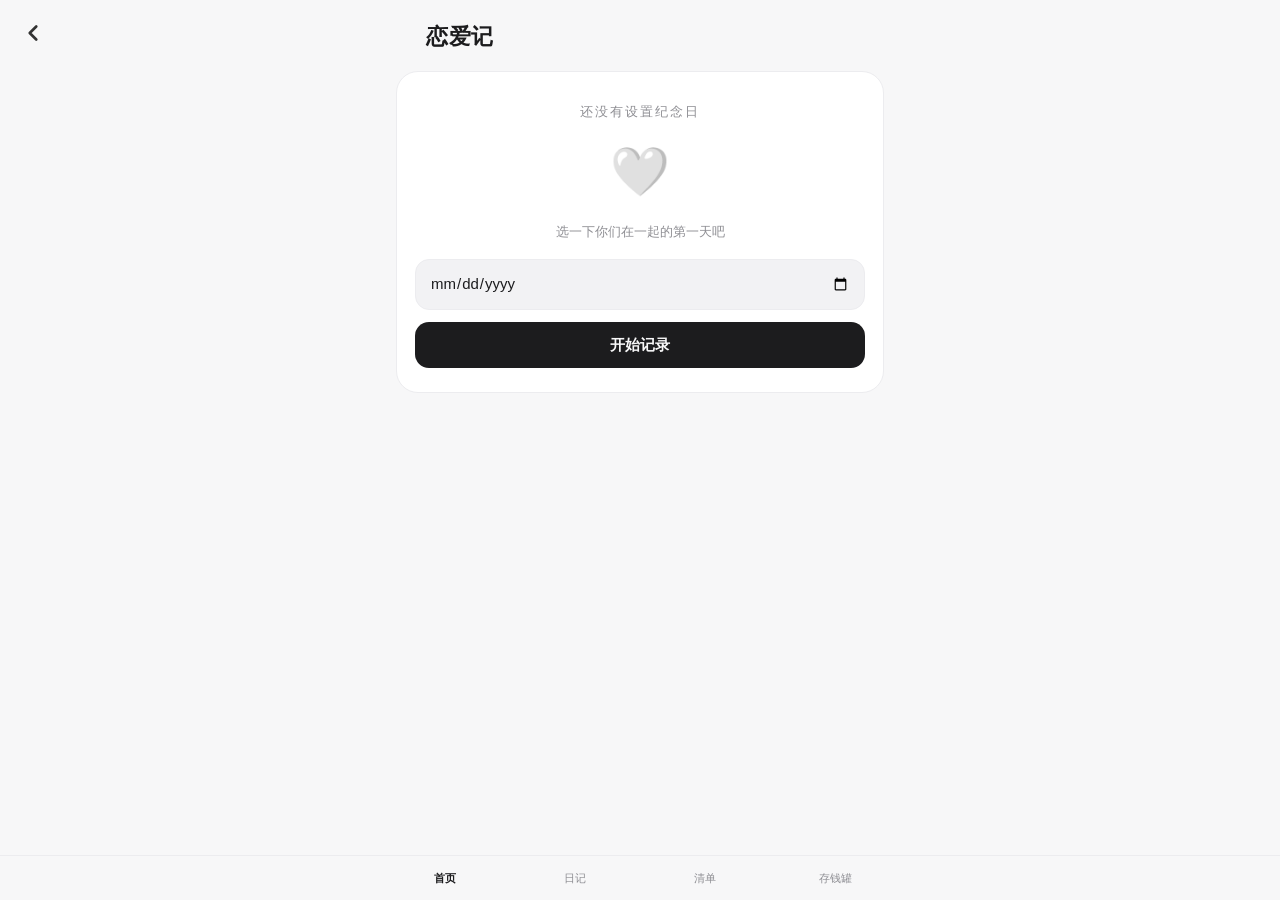
<file: love.html>
<!doctype html>
<html lang="zh-CN">
<head>
<meta charset="utf-8">
<meta name="viewport" content="width=device-width,initial-scale=1,viewport-fit=cover,user-scalable=no">
<title>恋爱记</title>
<style>
:root{--bg:#f7f7f8;--card:#fff;--ink:#1c1c1e;--sub:#8e8e93;--line:#ececef;--soft:#f2f2f4;--pink:#ff7a8a;--pinkbg:#fff0f2}
@media (prefers-color-scheme:dark){:root{--bg:#0f0f10;--card:#1a1a1c;--ink:#f2f2f4;--sub:#8e8e93;--line:#2a2a2d;--soft:#242427;--pinkbg:#2a1c1f}}
*{box-sizing:border-box;-webkit-tap-highlight-color:transparent;margin:0;padding:0}
html,body{height:100%}
body{background:var(--bg);color:var(--ink);font:15px/1.5 -apple-system,BlinkMacSystemFont,"PingFang SC","Helvetica Neue",sans-serif;-webkit-font-smoothing:antialiased}
#app{max-width:520px;margin:0 auto;min-height:100%;padding:calc(env(safe-area-inset-top) + 20px) 16px calc(env(safe-area-inset-bottom) + 96px)}
h1{font-size:22px;font-weight:700;letter-spacing:.5px}
.top{display:flex;justify-content:space-between;align-items:center;margin-bottom:18px}
.icon-btn{width:36px;height:36px;border-radius:12px;background:var(--card);border:1px solid var(--line);display:grid;place-items:center;color:var(--sub);font-size:16px;cursor:pointer}
.card{background:var(--card);border-radius:22px;padding:18px;margin-bottom:14px;border:1px solid var(--line)}
.card h3{font-size:13px;color:var(--sub);font-weight:500;margin-bottom:12px;display:flex;justify-content:space-between;align-items:center}
.muted{color:var(--sub);font-size:13px}
.hero{text-align:center;padding:30px 18px 24px}
.hero .lbl{color:var(--sub);font-size:13px;letter-spacing:2px}
.hero .num{font-size:68px;font-weight:700;letter-spacing:-2px;line-height:1.1;margin:6px 0 2px;font-variant-numeric:tabular-nums}
.hero .num small{font-size:16px;font-weight:500;letter-spacing:0;margin-left:4px;color:var(--sub)}
.hero .heart{color:var(--pink);font-size:14px;margin-top:2px}
.pill{display:inline-block;background:var(--soft);border-radius:99px;padding:5px 12px;font-size:12px;color:var(--sub);margin:4px 3px 0}
.row{display:flex;gap:10px}
.row>*{flex:1}
.stat{background:var(--soft);border-radius:16px;padding:12px 14px}
.stat b{display:block;font-size:20px;font-variant-numeric:tabular-nums}
.stat span{font-size:12px;color:var(--sub)}
.moods{display:flex;justify-content:space-between;gap:6px}
.mood{flex:1;background:var(--soft);border-radius:16px;padding:10px 0 8px;text-align:center;cursor:pointer;border:1.5px solid transparent;transition:.15s}
.mood i{font-style:normal;font-size:24px;display:block}
.mood span{font-size:11px;color:var(--sub)}
.mood.on{border-color:var(--ink);background:var(--card)}
input,textarea,select{width:100%;border:1px solid var(--line);background:var(--soft);color:var(--ink);border-radius:14px;padding:12px 14px;font:inherit;outline:none}
textarea{resize:none;min-height:110px}
input:focus,textarea:focus{border-color:var(--ink)}
.btn{background:var(--ink);color:var(--bg);border:0;border-radius:14px;padding:12px 18px;font:inherit;font-weight:600;cursor:pointer;width:100%}
.btn.ghost{background:var(--soft);color:var(--ink)}
.btn.sm{width:auto;padding:8px 14px;font-size:13px;border-radius:12px}
.btn.danger{background:transparent;color:#e5484d;border:1px solid var(--line)}
.cal{display:grid;grid-template-columns:repeat(7,1fr);gap:6px;text-align:center}
.cal .w{font-size:11px;color:var(--sub)}
.cal .d{aspect-ratio:1;border-radius:10px;background:var(--soft);display:grid;place-items:center;font-size:11px;color:var(--sub);position:relative}
.cal .d.has{font-size:16px;background:var(--card);border:1px solid var(--line)}
.cal .d.today{outline:1.5px solid var(--ink)}
.cal .d.empty{background:none}
.entry{padding:14px 0;border-bottom:1px solid var(--line);cursor:pointer}
.entry:last-child{border:0;padding-bottom:0}
.entry .h{display:flex;justify-content:space-between;font-size:12px;color:var(--sub)}
.entry .t{font-weight:600;margin:3px 0}
.entry .p{color:var(--sub);font-size:14px;display:-webkit-box;-webkit-line-clamp:2;-webkit-box-orient:vertical;overflow:hidden;white-space:pre-wrap}
.todo{display:flex;align-items:center;gap:12px;padding:12px 0;border-bottom:1px solid var(--line)}
.todo:last-child{border:0}
.chk{width:24px;height:24px;border-radius:50%;border:1.5px solid var(--sub);flex:none;display:grid;place-items:center;font-size:13px;color:transparent;cursor:pointer}
.todo.done .chk{background:var(--ink);border-color:var(--ink);color:var(--bg)}
.todo.done .tx{color:var(--sub);text-decoration:line-through}
.todo .tx{flex:1}
.todo .x{color:var(--sub);cursor:pointer;padding:4px 6px}
.bar{height:6px;border-radius:9px;background:var(--soft);overflow:hidden}
.bar i{display:block;height:100%;background:var(--ink);border-radius:9px;transition:.4s}
.chips{display:flex;flex-wrap:wrap;gap:8px;margin-top:10px}
.chip{background:var(--soft);border-radius:99px;padding:6px 12px;font-size:13px;color:var(--sub);cursor:pointer}
.ring{position:relative;width:150px;height:150px;margin:6px auto 8px}
.ring svg{transform:rotate(-90deg)}
.ring .c{position:absolute;inset:0;display:grid;place-content:center;text-align:center}
.ring .c b{font-size:24px;font-variant-numeric:tabular-nums}
.rec{display:flex;justify-content:space-between;align-items:center;padding:11px 0;border-bottom:1px solid var(--line)}
.rec:last-child{border:0}
.rec .a{font-weight:600;font-variant-numeric:tabular-nums}
.rec .a.in{color:var(--ink)}.rec .a.out{color:var(--sub)}
.tabbar{position:fixed;left:0;right:0;bottom:0;padding:8px 16px calc(env(safe-area-inset-bottom) + 8px);background:color-mix(in srgb,var(--bg) 82%,transparent);backdrop-filter:blur(18px);-webkit-backdrop-filter:blur(18px);border-top:1px solid var(--line)}
.tabbar div{max-width:520px;margin:0 auto;display:flex;justify-content:space-around}
.tab{flex:1;text-align:center;padding:6px 0;color:var(--sub);font-size:11px;cursor:pointer}
.tab i{font-style:normal;display:block;font-size:20px;margin-bottom:1px;filter:grayscale(1);opacity:.7}
.tab.on{color:var(--ink);font-weight:600}
.tab.on i{filter:none;opacity:1}
.mask{position:fixed;inset:0;background:rgba(0,0,0,.35);display:flex;align-items:flex-end;z-index:20;animation:f .2s}
.sheet{background:var(--bg);width:100%;max-width:520px;margin:0 auto;border-radius:26px 26px 0 0;padding:20px 16px calc(env(safe-area-inset-bottom) + 20px);max-height:88vh;overflow:auto;animation:u .25s}
.sheet h2{font-size:17px;margin-bottom:14px;display:flex;justify-content:space-between;align-items:center}
.sheet .gap{height:10px}
.lab{font-size:12px;color:var(--sub);margin:12px 0 6px}
.toast{position:fixed;left:50%;bottom:110px;transform:translateX(-50%);background:var(--ink);color:var(--bg);padding:9px 16px;border-radius:99px;font-size:13px;z-index:30;animation:f .2s}
.empty{text-align:center;color:var(--sub);padding:22px 0;font-size:14px}
.link{display:flex;align-items:center;justify-content:space-between;background:var(--soft);border-radius:16px;padding:14px;cursor:pointer;margin-top:12px}
.link b{display:block;font-size:15px}
@keyframes f{from{opacity:0}to{opacity:1}}
@keyframes u{from{transform:translateY(40px);opacity:.5}to{transform:none;opacity:1}}
</style>
</head>
<body>
<div id="app"></div>
<div class="tabbar"><div id="tabs"></div></div>

<script>
const MOODS=[{e:'🥰',n:'甜蜜'},{e:'😊',n:'开心'},{e:'😌',n:'平静'},{e:'😔',n:'低落'},{e:'😠',n:'生气'}];
const IDEAS=['一起看日出','拍一组情侣照','去一次游乐园','一起做顿饭','看一场电影','旅行一次','一起养只宠物','写一封情书','一起看海','互送手写信'];
const MILES=[100,200,300,365,500,520,600,700,730,1000,1314,1500,2000,2190,3000,3650];
const KEY='lovenote_v1';
let S=load();
let tab='home',calOff=0;

function load(){
  try{const d=JSON.parse(localStorage.getItem(KEY));if(d)return d}catch(e){}
  return {start:'',nameA:'我',nameB:'你',moods:{},diary:[],todos:[],piggy:{goal:'我们的小目标',target:5200,records:[]},qianji:'qianji://'};
}
function save(){try{localStorage.setItem(KEY,JSON.stringify(S))}catch(e){}}
const $=s=>document.querySelector(s);
const esc=t=>String(t).replace(/[&<>"']/g,c=>({'&':'&amp;','<':'&lt;','>':'&gt;','"':'&quot;',"'":'&#39;'}[c]));
const pad=n=>String(n).padStart(2,'0');
const ymd=d=>d.getFullYear()+'-'+pad(d.getMonth()+1)+'-'+pad(d.getDate());
const parse=s=>{const [y,m,d]=s.split('-').map(Number);return new Date(y,m-1,d)};
const today=()=>{const d=new Date();return new Date(d.getFullYear(),d.getMonth(),d.getDate())};
const uid=()=>Date.now().toString(36)+Math.random().toString(36).slice(2,6);
const fmt=n=>Number(n).toLocaleString('zh-CN',{maximumFractionDigits:2});
function toast(t){const e=document.createElement('div');e.className='toast';e.textContent=t;document.body.appendChild(e);setTimeout(()=>e.remove(),1800)}

function daysTogether(){return S.start?Math.round((today()-parse(S.start))/864e5)+1:0}
function nextMile(){
  const n=daysTogether();const m=MILES.find(x=>x>n);if(!m)return null;
  const dt=new Date(parse(S.start).getTime());dt.setDate(dt.getDate()+m-1);
  return {n:m,left:m-n,date:ymd(dt)};
}
function nextAnni(){
  const s=parse(S.start),t=today();let y=t.getFullYear();
  let a=new Date(y,s.getMonth(),s.getDate());
  if(a<t)a=new Date(y+1,s.getMonth(),s.getDate());
  const yrs=a.getFullYear()-s.getFullYear();
  return {yrs,left:Math.round((a-t)/864e5)};
}
function streak(){
  let c=0,d=today();
  if(!S.moods[ymd(d)])d.setDate(d.getDate()-1);
  while(S.moods[ymd(d)]){c++;d.setDate(d.getDate()-1)}
  return c;
}
function piggyTotal(){return S.piggy.records.reduce((a,r)=>a+r.amt,0)}

/* ---------- sheet ---------- */
function sheet(html){
  closeSheet();
  const m=document.createElement('div');m.className='mask';m.id='mask';
  m.innerHTML='<div class="sheet">'+html+'</div>';
  m.addEventListener('click',e=>{if(e.target===m)closeSheet()});
  document.body.appendChild(m);
}
function closeSheet(){const m=$('#mask');if(m)m.remove()}

/* ---------- render ---------- */
function renderTabs(){
const T=[['home','','首页'],['diary','','日记'],['todo','','清单'],['piggy','','存钱罐']];
$('#tabs').innerHTML=T.map(t=>`<div class="tab ${tab===t[0]?'on':''}" onclick="go('${t[0]}')">${t[2]}</div>`).join('');
}
function go(t){tab=t;render();window.scrollTo(0,0)}
function render(){
  renderTabs();
  $('#app').innerHTML=({home:vHome,diary:vDiary,todo:vTodo,piggy:vPiggy})[tab]();
}

function head(title,right=''){return `<div class="top"><h1>${title}</h1><div style="display:flex;gap:8px">${right}</div></div>`}

/* home */
function vHome(){
  if(!S.start){
    return head('恋爱记')+`<div class="card hero"><div class="lbl">还没有设置纪念日</div><div style="font-size:48px;margin:14px 0">🤍</div>
    <div class="muted" style="margin-bottom:18px">选一下你们在一起的第一天吧</div>
    <input type="date" id="sd" max="${ymd(today())}" style="margin-bottom:12px"><button class="btn" onclick="setStart()">开始记录</button></div>`;
  }
  const n=daysTogether(),nm=nextMile(),na=nextAnni(),t=ymd(today()),td=S.moods[t];
  const yrs=Math.floor((n-1)/365),rest=(n-1)%365;
  return head('恋爱记',`<div class="icon-btn" onclick="openSettings()">⚙︎</div>`)+`
  <div class="card hero">
    <div class="lbl">${esc(S.nameA)} ♡ ${esc(S.nameB)} · 在一起</div>
    <div class="num">${n}<small>天</small></div>
    <div class="heart">${yrs>0?yrs+' 年 '+rest+' 天':'从 '+S.start.replace(/-/g,'.')+' 开始'}</div>
    <div style="margin-top:12px">
      ${nm?`<span class="pill">距第 ${nm.n} 天还有 ${nm.left} 天</span>`:''}
      <span class="pill">${na.left===0?'今天是'+na.yrs+'周年 🎉':'距'+na.yrs+'周年还有 '+na.left+' 天'}</span>
    </div>
  </div>

  <div class="card">
    <h3><span>今天心情</span><span>${td?'已打卡 ✓':'点一下打卡'}</span></h3>
    <div class="moods">${MOODS.map(m=>`<div class="mood ${td&&td.m===m.e?'on':''}" onclick="pickMood('${m.e}')"><i>${m.e}</i><span>${m.n}</span></div>`).join('')}</div>
    <div style="margin-top:12px"><input id="mn" placeholder="一句话记录今天…" value="${td?esc(td.note||''):''}" onchange="saveNote(this.value)"></div>
  </div>

  <div class="row" style="margin-bottom:14px">
    <div class="stat"><b>${streak()}</b><span>连续打卡天数</span></div>
    <div class="stat"><b>${Object.keys(S.moods).length}</b><span>累计打卡</span></div>
  </div>

  <div class="card">${calendar()}</div>

  <div class="card">
    <h3><span>纪念日</span></h3>
    ${nm?`<div class="rec"><span>第 ${nm.n} 天</span><span class="muted">${nm.date.replace(/-/g,'.')} · ${nm.left}天后</span></div>`:''}
    <div class="rec"><span>${na.yrs} 周年</span><span class="muted">${na.left===0?'就是今天':na.left+' 天后'}</span></div>
  </div>`;
}
function calendar(){
  const base=new Date(today().getFullYear(),today().getMonth()+calOff,1);
  const y=base.getFullYear(),m=base.getMonth(),first=base.getDay(),dim=new Date(y,m+1,0).getDate();
  let h=`<h3><span>${y} 年 ${m+1} 月 · 心情日历</span><span><span style="cursor:pointer;padding:0 8px" onclick="calOff--;render()">‹</span><span style="cursor:pointer;padding:0 8px" onclick="calOff++;render()">›</span></span></h3><div class="cal">`;
  h+='日一二三四五六'.split('').map(w=>`<div class="w">${w}</div>`).join('');
  for(let i=0;i<first;i++)h+='<div class="d empty"></div>';
  const t=ymd(today());
  for(let d=1;d<=dim;d++){
    const k=y+'-'+pad(m+1)+'-'+pad(d),r=S.moods[k];
    h+=`<div class="d ${r?'has':''} ${k===t?'today':''}">${r?r.m:d}</div>`;
  }
  return h+'</div>';
}
function setStart(){const v=$('#sd').value;if(!v)return toast('请选择日期');S.start=v;save();render()}
function pickMood(e){
  const k=ymd(today());const old=S.moods[k]||{};
  S.moods[k]={m:e,note:old.note||''};save();render();toast('已记录今天的心情');
}
function saveNote(v){
  const k=ymd(today());
  if(!S.moods[k])return toast('先选一个心情吧');
  S.moods[k].note=v;save();toast('已保存');
}
function openSettings(){
  sheet(`<h2>设置 <span class="muted" onclick="closeSheet()" style="cursor:pointer">完成</span></h2>
  <div class="lab">在一起的第一天</div><input type="date" id="s1" value="${S.start}" max="${ymd(today())}">
  <div class="lab">称呼</div><div class="row"><input id="s2" value="${esc(S.nameA)}" placeholder="我"><input id="s3" value="${esc(S.nameB)}" placeholder="你"></div>
  <div class="lab">钱迹跳转链接（默认即可）</div><input id="s4" value="${esc(S.qianji||'')}" placeholder="qianji://">
  <div class="gap"></div><button class="btn" onclick="saveSettings()">保存</button>
  <div class="gap"></div>
  <div class="row"><button class="btn ghost" onclick="exportData()">导出备份</button><button class="btn ghost" onclick="$('#imp').click()">导入备份</button></div>
  <input type="file" id="imp" accept=".json" style="display:none" onchange="importData(this)">
  <div class="muted" style="margin-top:10px;text-align:center">数据只保存在这台设备的浏览器里，换设备前记得导出备份</div>`);
}
function saveSettings(){
  const a=$('#s1').value;if(a)S.start=a;
  S.nameA=$('#s2').value.trim()||'我';S.nameB=$('#s3').value.trim()||'你';
  S.qianji=$('#s4').value.trim()||'qianji://';
  save();closeSheet();render();toast('已保存');
}
function exportData(){
  const b=new Blob([JSON.stringify(S,null,2)],{type:'application/json'});
  const a=document.createElement('a');a.href=URL.createObjectURL(b);a.download='恋爱记备份-'+ymd(today())+'.json';a.click();
}
function importData(el){
  const f=el.files[0];if(!f)return;
  const r=new FileReader();r.onload=()=>{try{const d=JSON.parse(r.result);if(!d||typeof d!=='object')throw 0;S=Object.assign(load(),d);save();closeSheet();render();toast('导入成功')}catch(e){toast('文件格式不对')}};
  r.readAsText(f);
}

/* diary */
function vDiary(){
  const list=[...S.diary].sort((a,b)=>b.date.localeCompare(a.date)||b.id.localeCompare(a.id));
  return head('日记',`<div class="icon-btn" onclick="editDiary()">＋</div>`)+
  `<div class="card">${list.length?list.map(e=>`<div class="entry" onclick="editDiary('${e.id}')">
    <div class="h"><span>${e.date.replace(/-/g,'.')}</span><span>${e.mood||''}</span></div>
    <div class="t">${esc(e.title||'无标题')}</div><div class="p">${esc(e.text)}</div></div>`).join(''):'<div class="empty">还没有日记<br>写下今天的故事吧 ✍️</div>'}</div>`;
}
let dm='';
function editDiary(id){
  const e=S.diary.find(x=>x.id===id)||{date:ymd(today()),title:'',text:'',mood:''};
  dm=e.mood||'';
  sheet(`<h2>${id?'编辑日记':'写日记'}<span class="muted" onclick="closeSheet()" style="cursor:pointer">取消</span></h2>
  <input type="date" id="d1" value="${e.date}" max="${ymd(today())}">
  <div class="gap"></div><input id="d2" placeholder="标题（可不写）" value="${esc(e.title)}">
  <div class="gap"></div><textarea id="d3" placeholder="今天发生了什么…">${esc(e.text)}</textarea>
  <div class="lab">心情</div>
  <div class="moods" id="dmoods">${MOODS.map(m=>`<div class="mood ${dm===m.e?'on':''}" onclick="pickDM('${m.e}')"><i>${m.e}</i><span>${m.n}</span></div>`).join('')}</div>
  <div class="gap"></div><button class="btn" onclick="saveDiary('${id||''}')">保存</button>
  ${id?`<div class="gap"></div><button class="btn danger" onclick="delDiary('${id}')">删除这篇</button>`:''}`);
}
function pickDM(e){dm=dm===e?'':e;[...document.querySelectorAll('#dmoods .mood')].forEach((el,i)=>el.classList.toggle('on',MOODS[i].e===dm))}
function saveDiary(id){
  const text=$('#d3').value.trim();if(!text)return toast('写点内容吧');
  const o={date:$('#d1').value||ymd(today()),title:$('#d2').value.trim(),text,mood:dm};
  if(id){Object.assign(S.diary.find(x=>x.id===id),o)}else S.diary.push({id:uid(),...o});
  save();closeSheet();render();toast('已保存');
}
function delDiary(id){if(!confirm('确定删除这篇日记吗？'))return;S.diary=S.diary.filter(x=>x.id!==id);save();closeSheet();render()}

/* todo */
function vTodo(){
  const done=S.todos.filter(t=>t.done).length,all=S.todos.length,p=all?Math.round(done/all*100):0;
  const items=[...S.todos].sort((a,b)=>a.done-b.done);
  const used=new Set(S.todos.map(t=>t.text));
  const sug=IDEAS.filter(i=>!used.has(i));
  return head('一起做的事')+`
  <div class="card"><h3><span>完成进度</span><span>${done} / ${all}</span></h3><div class="bar"><i style="width:${p}%"></i></div></div>
  <div class="card">
    <div class="row" style="gap:8px"><input id="ti" placeholder="想和你一起做…" onkeydown="if(event.key==='Enter')addTodo()"><button class="btn sm" style="flex:none" onclick="addTodo()">添加</button></div>
    ${sug.length?`<div class="chips">${sug.slice(0,6).map(s=>`<span class="chip" onclick="addTodo('${s}')">+ ${s}</span>`).join('')}</div>`:''}
  </div>
  <div class="card">${items.length?items.map(t=>`<div class="todo ${t.done?'done':''}"><div class="chk" onclick="toggleTodo('${t.id}')">✓</div>
    <div class="tx">${esc(t.text)}${t.done&&t.doneDate?`<div class="muted">${t.doneDate.replace(/-/g,'.')} 完成</div>`:''}</div><span class="x" onclick="delTodo('${t.id}')">✕</span></div>`).join(''):'<div class="empty">清单还是空的<br>写下想一起完成的事吧 🌿</div>'}</div>`;
}
function addTodo(v){
  const el=$('#ti');const text=(v||(el&&el.value)||'').trim();if(!text)return;
  S.todos.push({id:uid(),text,done:false});save();render();
}
function toggleTodo(id){const t=S.todos.find(x=>x.id===id);t.done=!t.done;t.doneDate=t.done?ymd(today()):'';save();render();if(t.done)toast('又完成一件 ✨')}
function delTodo(id){S.todos=S.todos.filter(x=>x.id!==id);save();render()}

/* piggy */
function vPiggy(){
  const P=S.piggy,tot=piggyTotal(),pct=P.target>0?Math.min(100,tot/P.target*100):0,R=64,C=2*Math.PI*R;
  const recs=[...P.records].sort((a,b)=>b.date.localeCompare(a.date)||b.id.localeCompare(a.id));
  return head('存钱罐',`<div class="icon-btn" onclick="editGoal()">✎</div>`)+`
  <div class="card" style="text-align:center">
    <div class="muted">${esc(P.goal)}</div>
    <div class="ring"><svg width="150" height="150"><circle cx="75" cy="75" r="${R}" fill="none" stroke="var(--soft)" stroke-width="10"/>
    <circle cx="75" cy="75" r="${R}" fill="none" stroke="var(--pink)" stroke-width="10" stroke-linecap="round" stroke-dasharray="${C}" stroke-dashoffset="${C*(1-pct/100)}" style="transition:.6s"/></svg>
    <div class="c"><b>${Math.round(pct)}%</b><span class="muted">已存 ¥${fmt(tot)}</span></div></div>
    <div class="muted">目标 ¥${fmt(P.target)} · 还差 ¥${fmt(Math.max(0,P.target-tot))}</div>
    <div class="row" style="margin-top:16px"><button class="btn" onclick="deposit(1)">存入</button><button class="btn ghost" onclick="deposit(-1)">取出</button></div>
    <div class="link" onclick="openQianji()"><div style="text-align:left"><b>去钱迹记一笔</b><span class="muted">打开钱迹 App，记录真实账单</span></div><span style="color:var(--sub)">›</span></div>
  </div>
  <div class="card"><h3><span>存取记录</span><span>${recs.length} 笔</span></h3>
  ${recs.length?recs.map(r=>`<div class="rec"><div><div>${esc(r.note||(r.amt>0?'存入':'取出'))}</div><div class="muted">${r.date.replace(/-/g,'.')}</div></div>
    <div style="display:flex;align-items:center;gap:12px"><span class="a ${r.amt>0?'in':'out'}">${r.amt>0?'+':'−'}${fmt(Math.abs(r.amt))}</span><span class="muted" style="cursor:pointer" onclick="delRec('${r.id}')">✕</span></div></div>`).join(''):'<div class="empty">还没有记录<br>存下第一笔吧 🐷</div>'}</div>`;
}
function deposit(sign){
  sheet(`<h2>${sign>0?'存入':'取出'}<span class="muted" onclick="closeSheet()" style="cursor:pointer">取消</span></h2>
  <input type="number" inputmode="decimal" id="p1" placeholder="金额" style="font-size:22px;font-weight:700">
  <div class="gap"></div><input id="p2" placeholder="备注，例如：一起吃火锅 / 周末基金">
  <div class="gap"></div><button class="btn" onclick="saveRec(${sign})">确定</button>`);
  setTimeout(()=>$('#p1').focus(),250);
}
function saveRec(sign){
  const a=parseFloat($('#p1').value);if(!(a>0))return toast('请输入金额');
  if(sign<0&&a>piggyTotal())return toast('取出金额不能超过已存金额');
  S.piggy.records.push({id:uid(),date:ymd(today()),amt:sign*a,note:$('#p2').value.trim()});
  save();closeSheet();render();toast(sign>0?'存好啦 🐷':'已取出');
}
function delRec(id){if(!confirm('删除这条记录？'))return;S.piggy.records=S.piggy.records.filter(r=>r.id!==id);save();render()}
function editGoal(){
  sheet(`<h2>存钱目标<span class="muted" onclick="closeSheet()" style="cursor:pointer">取消</span></h2>
  <div class="lab">目标名称</div><input id="g1" value="${esc(S.piggy.goal)}">
  <div class="lab">目标金额</div><input id="g2" type="number" inputmode="decimal" value="${S.piggy.target}">
  <div class="gap"></div><button class="btn" onclick="saveGoal()">保存</button>`);
}
function saveGoal(){
  S.piggy.goal=$('#g1').value.trim()||'我们的小目标';
  const t=parseFloat($('#g2').value);S.piggy.target=t>0?t:S.piggy.target;
  save();closeSheet();render();
}
function openQianji(){
  const url=S.qianji||'qianji://';
  let left=false;const h=()=>{if(document.hidden)left=true};
  document.addEventListener('visibilitychange',h);
  location.href=url;
  setTimeout(()=>{document.removeEventListener('visibilitychange',h);if(!left)toast('没有跳转？请确认已安装钱迹')},1600);
}

render();
</script>
<style>
    /* 这行是为了让“恋爱记”标题往右挪一点，给返回键腾地方 */
    .top h1 { margin-left: 30px !important; }
</style>
<!-- 左上角极简返回箭头 -->
<a href="javascript:history.back()" style="position: fixed; top: max(20px, env(safe-area-inset-top)); left: 20px; z-index: 9999; display: flex; align-items: center; justify-content: center; text-decoration: none; color: #333;">
    <svg viewBox="0 0 24 24" width="26" height="26" stroke="currentColor" stroke-width="2.5" fill="none" stroke-linecap="round" stroke-linejoin="round">
        <polyline points="15 18 9 12 15 6"></polyline>
    </svg>
</a>
</body>
</html>
</file>
